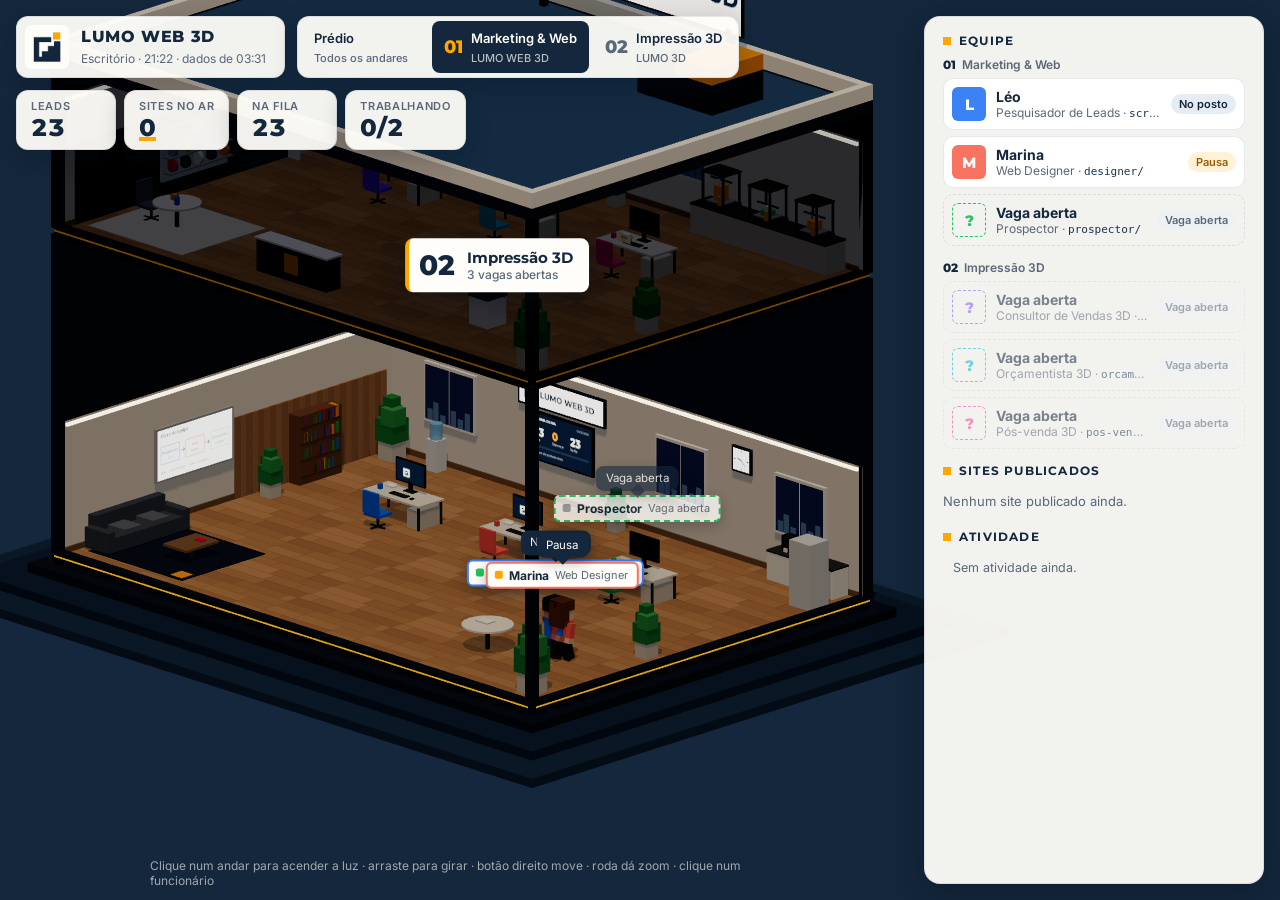
<file: escritorio/index.html>
<!doctype html>
<html lang="pt-BR">
<head>
  <meta charset="utf-8">
  <meta name="robots" content="noindex">
  <meta name="viewport" content="width=device-width, initial-scale=1">
  <title>Escritório LUMO WEB 3D</title>
  <link rel="icon" type="image/png" href="marca/logo.png">
  <link rel="preconnect" href="https://fonts.googleapis.com">
  <link rel="preconnect" href="https://fonts.gstatic.com" crossorigin>
  <link rel="stylesheet" href="https://fonts.googleapis.com/css2?family=Inter:wght@400;500;600;700&family=Montserrat:wght@600;700;800&display=swap">
  <link rel="stylesheet" href="estilo.css">
  <script type="importmap">
    {
      "imports": {
        "three": "./vendor/three/build/three.module.js",
        "three/addons/": "./vendor/three/examples/jsm/"
      }
    }
  </script>
</head>
<body>
  <main id="palco"></main>

  <header class="topo">
    <div class="marca">
      <img class="logo" src="marca/logo.png" alt="LUMO WEB 3D" width="44" height="44">
      <div><b>LUMO WEB 3D</b><small>Escritório · <span id="relogio">--:--</span><span id="atualizado"></span></small></div>
    </div>
    <nav id="andares" class="andares" aria-label="Andares do prédio"></nav>
    <dl class="metricas">
      <div><dt>Leads</dt><dd id="m-leads">–</dd></div>
      <div><dt>Sites no ar</dt><dd id="m-sites" class="destaque">–</dd></div>
      <div><dt>Na fila</dt><dd id="m-fila">–</dd></div>
      <div><dt>Trabalhando</dt><dd id="m-ativos">–</dd></div>
    </dl>
  </header>

  <aside class="painel">
    <div id="expediente" class="expediente" hidden>
      <div><b>Expediente</b><small id="expediente-texto"></small></div>
      <button id="seletor-empresa" class="seletor" role="switch" aria-checked="true" aria-label="Expediente da empresa toda"></button>
    </div>
    <section>
      <h2>Equipe</h2>
      <ul id="equipe" class="equipe"></ul>
    </section>
    <section>
      <h2>Sites publicados</h2>
      <ul id="sites" class="sites"></ul>
    </section>
    <section class="cresce">
      <h2>Atividade</h2>
      <ul id="atividade" class="atividade"></ul>
    </section>
  </aside>

  <div id="detalhe" class="detalhe" hidden>
    <button class="fechar" aria-label="Fechar">×</button>
    <div class="conteudo"></div>
    <div class="area-terminal"></div>
  </div>

  <p class="dica">Clique num andar para acender a luz · arraste para girar · botão direito move · roda dá zoom · clique num funcionário</p>
  <p class="aviso-offline">Sem conexão com o servidor do escritório…</p>

  <script type="module" src="cena.js"></script>
</body>
</html>
</file>
<file: escritorio/estilo.css>
/* Identidade LUMO WEB 3D: azul-marinho (base), laranja (destaques e ações), branco quente (fundos). */
:root {
  --marinho: #14273c;
  --marinho-2: #1d3550;
  --laranja: #ffa602;
  --branco: #fefdf9;
  --fundo: var(--marinho);
  --cartao: rgba(254, 253, 249, 0.95);
  --borda: rgba(20, 39, 60, 0.1);
  --texto: var(--marinho);
  --suave: #5b6878;
  --ok: #15803d;
  --pausa: #9a5b00;
  --erro: #c62828;
  --raio: 12px;
  --painel: 340px;
  --titulo: Montserrat, Inter, system-ui, sans-serif;
  font-family: Inter, system-ui, -apple-system, 'Segoe UI', sans-serif;
  color: var(--texto);
}

* { box-sizing: border-box; }
html, body { margin: 0; height: 100%; background: var(--fundo); overflow: hidden; }
button { font: inherit; color: inherit; }
code { font-family: ui-monospace, Consolas, monospace; font-size: 0.92em; color: var(--marinho-2); }

#palco { position: fixed; inset: 0; }
#palco canvas { display: block; }
.camada-rotulos { position: absolute; inset: 0; }

/* ---------- Topo ---------- */
.topo {
  position: fixed; top: 16px; left: 16px; right: calc(var(--painel) + 32px);
  display: flex; gap: 12px; align-items: stretch; justify-content: space-between; flex-wrap: wrap;
  pointer-events: none;
}
.topo > * { pointer-events: auto; }
.marca {
  display: flex; gap: 12px; align-items: center; padding: 8px 18px 8px 8px;
  background: var(--cartao); border: 1px solid var(--borda); border-radius: var(--raio);
  box-shadow: 0 8px 24px rgba(5, 14, 26, 0.25);
}
/* A logo original já traz a própria área de respiro, sempre sobre fundo claro */
.logo { display: block; width: 44px; height: 44px; border-radius: 6px; }
.marca b { display: block; font: 800 16px/1.2 var(--titulo); letter-spacing: 0.04em; }
.marca small { color: var(--suave); font-size: 12px; }
.metricas { display: flex; gap: 8px; margin: 0; }
.metricas div {
  min-width: 100px; padding: 8px 14px; background: var(--cartao); border: 1px solid var(--borda);
  border-radius: var(--raio); box-shadow: 0 8px 24px rgba(5, 14, 26, 0.25);
}
.metricas dt { font-size: 11px; font-weight: 600; color: var(--suave); text-transform: uppercase; letter-spacing: 0.06em; }
.metricas dd { margin: 2px 0 0; font: 800 24px/1.1 var(--titulo); font-variant-numeric: tabular-nums; }
.metricas .destaque { color: var(--marinho); box-shadow: inset 0 -4px 0 var(--laranja); display: inline-block; }

/* ---------- Painel lateral ---------- */
.painel {
  position: fixed; top: 16px; right: 16px; bottom: 16px; width: var(--painel);
  display: flex; flex-direction: column; gap: 16px; padding: 18px;
  background: var(--cartao); border: 1px solid var(--borda); border-radius: 16px;
  box-shadow: 0 12px 40px rgba(5, 14, 26, 0.35); overflow: hidden;
}
.painel section { display: flex; flex-direction: column; min-height: 0; }
.painel .cresce { flex: 1; }
.painel h2 {
  margin: 0 0 10px; font: 700 12px/1 var(--titulo); color: var(--marinho);
  text-transform: uppercase; letter-spacing: 0.1em; display: flex; align-items: center; gap: 8px;
}
/* Quadradinho laranja da logo como marcador de seção */
.painel h2::before { content: ''; width: 8px; height: 8px; background: var(--laranja); }
.painel ul { list-style: none; margin: 0; padding: 0; }

.equipe { display: grid; grid-template-columns: minmax(0, 1fr); gap: 6px; }
.membro {
  width: 100%; display: flex; align-items: center; gap: 10px; padding: 8px; text-align: left;
  background: #fff; border: 1px solid var(--borda); border-radius: 10px; cursor: pointer;
  transition: border-color 0.2s, box-shadow 0.2s;
}
.membro:hover, .membro:focus-visible { border-color: var(--cor); box-shadow: 0 4px 14px rgba(20, 39, 60, 0.12); outline: none; }
.avatar {
  flex: none; width: 34px; height: 34px; border-radius: 6px; display: grid; place-items: center;
  background: var(--cor); color: #fff; font: 800 15px var(--titulo);
}
.membro .info { flex: 1; min-width: 0; }
.membro b { display: block; font-size: 14px; }
.membro small { color: var(--suave); font-size: 12px; white-space: nowrap; overflow: hidden; text-overflow: ellipsis; display: block; }
.selo { font-size: 11px; font-weight: 600; padding: 3px 8px; border-radius: 999px; background: #eef1f4; color: var(--suave); white-space: nowrap; }
.membro[data-estado='trabalhando'] .selo { background: #dcfce7; color: var(--ok); }
.membro[data-estado='erro'] .selo { background: #fde2e2; color: var(--erro); }
.membro[data-estado='plantao'] .selo { background: #e6ecf3; color: var(--marinho); }
.membro[data-estado='ocioso'] .selo { background: #fff2d6; color: var(--pausa); }
.membro[data-estado='vaga'] { border-style: dashed; background: transparent; }
.membro[data-estado='vaga'] .avatar { background: transparent; border: 1.5px dashed var(--cor); color: var(--cor); }

.sites { display: grid; gap: 4px; max-height: 190px; overflow: auto; }
.sites a {
  display: block; padding: 8px 10px; border-radius: 8px; text-decoration: none; color: inherit;
  background: #fff; border: 1px solid var(--borda); transition: border-color 0.2s;
}
.sites a:hover, .sites a:focus-visible { border-color: var(--laranja); outline: none; }
.sites b { display: block; font-size: 13px; white-space: nowrap; overflow: hidden; text-overflow: ellipsis; }
.sites small { color: var(--suave); font-size: 11px; }

.atividade { overflow: auto; display: grid; gap: 2px; align-content: start; }
.atividade li { display: flex; gap: 10px; font-size: 12.5px; line-height: 1.4; padding: 6px 0 6px 10px; border-left: 3px solid var(--cor); }
.atividade time { color: var(--suave); font-variant-numeric: tabular-nums; flex: none; }
.vazio { color: var(--suave); font-size: 13px; padding: 6px 0; border: 0 !important; }

/* ---------- Etiquetas sobre os bonequinhos ---------- */
.etiqueta {
  display: flex; flex-direction: column; align-items: center; gap: 4px;
  background: none; border: 0; padding: 0; cursor: pointer; pointer-events: auto;
}
.cracha {
  display: flex; align-items: center; gap: 6px; padding: 4px 9px 4px 7px; border-radius: 6px;
  background: var(--branco); color: var(--marinho); border: 2px solid var(--cor); font-size: 12px; white-space: nowrap;
  box-shadow: 0 4px 14px rgba(5, 14, 26, 0.3);
}
.cracha small { color: var(--suave); font-size: 11px; }
.ponto { width: 8px; height: 8px; border-radius: 2px; background: #9aa5b1; }
.balao {
  max-width: 240px; padding: 5px 10px; border-radius: 8px; font-size: 11.5px; line-height: 1.3;
  background: var(--marinho); color: var(--branco); box-shadow: 0 4px 14px rgba(5, 14, 26, 0.3); position: relative;
}
.balao:empty { display: none; }
.balao::after {
  content: ''; position: absolute; left: 50%; bottom: -5px; width: 10px; height: 10px;
  background: inherit; transform: translateX(-50%) rotate(45deg);
}
.etiqueta[data-estado='trabalhando'] .ponto { background: #22c55e; box-shadow: 0 0 0 0 #22c55e; animation: pulso 1.6s infinite; }
.etiqueta[data-estado='plantao'] .ponto { background: #22c55e; }
.etiqueta[data-estado='ocioso'] .ponto { background: var(--laranja); }
.etiqueta[data-estado='erro'] .ponto { background: var(--erro); }
.etiqueta[data-estado='erro'] .balao { background: var(--erro); }
.etiqueta[data-estado='offline'], .etiqueta[data-estado='vaga'] { opacity: 0.8; }
.etiqueta[data-estado='offline'] .balao, .etiqueta[data-estado='vaga'] .balao { background: rgba(20, 39, 60, 0.75); }
.etiqueta[data-estado='vaga'] .cracha { border-style: dashed; }
@keyframes pulso { 70% { box-shadow: 0 0 0 7px transparent; } 100% { box-shadow: 0 0 0 0 transparent; } }

/* ---------- Detalhe do funcionário ---------- */
.detalhe {
  position: fixed; left: 16px; bottom: 16px; width: min(380px, calc(100vw - 32px)); max-height: 60vh; overflow: auto;
  padding: 18px; background: var(--cartao); border: 1px solid var(--borda); border-top: 4px solid var(--cor);
  border-radius: 14px; box-shadow: 0 20px 50px rgba(5, 14, 26, 0.45);
  animation: entra 0.25s ease-out;
}
@keyframes entra { from { opacity: 0; transform: translateY(10px); } }
@media (prefers-reduced-motion: reduce) { .detalhe { animation: none; } .etiqueta .ponto { animation: none !important; } }
/* Ação: botão laranja com texto azul-marinho */
.detalhe .fechar {
  position: absolute; top: 12px; right: 12px; width: 32px; height: 32px; border-radius: 6px;
  background: var(--laranja); color: var(--marinho); border: 0; font-size: 20px; font-weight: 700; cursor: pointer;
}
.detalhe .fechar:focus-visible { outline: 2px solid var(--marinho); outline-offset: 2px; }
.detalhe header { display: flex; gap: 12px; align-items: center; }
.detalhe header .avatar { width: 44px; height: 44px; font-size: 20px; }
.detalhe h2 { margin: 0; font: 800 18px var(--titulo); }
.detalhe header p { margin: 2px 0 0; color: var(--suave); font-size: 13px; }
.descricao { font-size: 13px; color: #34475c; line-height: 1.5; }
.detalhe dl { display: grid; grid-template-columns: auto 1fr; gap: 6px 14px; margin: 12px 0; font-size: 13px; }
.detalhe dt { color: var(--suave); }
.detalhe dd { margin: 0; }
.detalhe h3 { font: 700 11px var(--titulo); color: var(--marinho); text-transform: uppercase; letter-spacing: 0.1em; margin: 16px 0 6px; }
.historico { list-style: none; padding: 0; margin: 0; display: grid; gap: 4px; font-size: 12.5px; }
.historico time { color: var(--suave); margin-right: 6px; font-variant-numeric: tabular-nums; }
.historico li[data-estado='erro'] { color: var(--erro); }

.dica {
  position: fixed; left: 50%; bottom: 12px; transform: translateX(calc(-50% - var(--painel) / 2));
  margin: 0; font-size: 12px; color: rgba(254, 253, 249, 0.6); pointer-events: none;
}
.aviso-offline {
  display: none; position: fixed; top: 96px; left: 50%; transform: translateX(-50%); margin: 0;
  padding: 8px 14px; border-radius: 8px; background: var(--erro); color: #fff; font-size: 13px;
}
.desconectado .aviso-offline { display: block; }

/* ---------- Telas menores ---------- */
@media (max-width: 900px) {
  :root { --painel: 0px; }
  .topo { right: 16px; }
  .metricas div { min-width: 0; padding: 6px 10px; }
  .metricas dd { font-size: 18px; }
  .painel { top: auto; left: 16px; width: auto; height: 34vh; }
  .detalhe { bottom: calc(34vh + 28px); }
  .dica { display: none; }
}

/* ---------- Seletores do expediente ---------- */
.expediente {
  flex: none; display: flex; align-items: center; justify-content: space-between; gap: 12px; padding: 12px 14px;
  background: var(--marinho); color: var(--branco); border-radius: 10px;
}
.expediente[hidden] { display: none; }
.expediente b { display: block; font: 800 15px var(--titulo); }
.expediente small { display: block; margin-top: 2px; font-size: 12px; color: rgba(254, 253, 249, 0.72); }
.expediente.encerrado small { color: var(--laranja); }
/* O quadrado laranja da logo é o botão do seletor */
.seletor {
  flex: none; position: relative; width: 44px; height: 24px; padding: 0; cursor: pointer;
  background: #aab4bf; border: 0; border-radius: 6px; transition: background 0.2s;
}
.seletor::after {
  content: ''; position: absolute; top: 4px; left: 4px; width: 16px; height: 16px; border-radius: 3px;
  background: var(--branco); transition: transform 0.2s;
}
.seletor[aria-checked='true'] { background: var(--marinho); }
.seletor[aria-checked='true']::after { transform: translateX(20px); background: var(--laranja); }
.seletor:focus-visible { outline: 2px solid var(--laranja); outline-offset: 2px; }
.expediente .seletor { background: rgba(254, 253, 249, 0.28); }
.expediente .seletor[aria-checked='true'] { background: rgba(254, 253, 249, 0.2); box-shadow: inset 0 0 0 1px rgba(254, 253, 249, 0.35); }
.linha-membro { position: relative; }
.linha-membro .seletor { position: absolute; z-index: 1; top: 50%; right: 8px; transform: translateY(-50%); width: 36px; height: 20px; }
.linha-membro .seletor::after { top: 3px; left: 3px; width: 14px; height: 14px; }
.linha-membro .seletor[aria-checked='true']::after { transform: translateX(16px); }
.linha-membro .seletor + .membro { padding-right: 52px; }
@media (prefers-reduced-motion: reduce) { .seletor, .seletor::after { transition: none; } }

/* ---------- Andares do prédio ---------- */
.andares {
  display: flex; gap: 4px; padding: 4px; margin-right: auto;
  background: var(--cartao); border: 1px solid var(--borda); border-radius: var(--raio);
  box-shadow: 0 8px 24px rgba(5, 14, 26, 0.25);
}
.andares button {
  display: grid; grid-template-columns: auto auto; column-gap: 8px; align-items: center; justify-items: start;
  padding: 6px 12px; border: 0; border-radius: 8px; background: transparent; cursor: pointer;
  font-size: 13px; font-weight: 600; color: var(--marinho); text-align: left;
  transition: background 0.2s;
}
.andares button b { grid-row: span 2; font: 800 18px var(--titulo); color: var(--suave); }
.andares button small { grid-column: 2; font-size: 11px; font-weight: 500; color: var(--suave); }
.andares button:first-child small { grid-column: 1; }
.andares button:hover { background: #f1efe8; }
.andares button:focus-visible { outline: 2px solid var(--laranja); outline-offset: 1px; }
.andares button.ativo { background: var(--marinho); color: var(--branco); }
.andares button.ativo b { color: var(--laranja); }
.andares button.ativo small { color: rgba(254, 253, 249, 0.7); }

.grupo-andar { display: grid; gap: 6px; }
.grupo-andar + .grupo-andar { margin-top: 8px; }
.grupo-andar > button {
  justify-self: start; display: flex; gap: 6px; align-items: baseline; padding: 0; border: 0; background: none;
  font-size: 12px; font-weight: 600; color: var(--suave); cursor: pointer;
}
.grupo-andar > button b { font: 800 12px var(--titulo); color: var(--marinho); }
.grupo-andar > button:hover { color: var(--marinho); }
.grupo-andar > ul { display: grid; gap: 6px; }
.grupo-andar.fora > ul { opacity: 0.55; }

.placa-andar {
  display: flex; align-items: center; gap: 12px; padding: 10px 16px 10px 10px; cursor: pointer; text-align: left;
  background: var(--branco); color: var(--marinho); border: 0; border-left: 4px solid var(--laranja); border-radius: 8px;
  box-shadow: 0 8px 24px rgba(5, 14, 26, 0.4); pointer-events: auto; transition: transform 0.2s;
}
.placa-andar:hover { transform: translateY(-2px); }
.placa-andar > b { font: 800 28px var(--titulo); }
.placa-andar span { display: grid; font: 700 15px var(--titulo); }
.placa-andar small { font: 500 12px Inter, sans-serif; color: var(--suave); }
.grupo-andar, .grupo-andar > ul { grid-template-columns: minmax(0, 1fr); }

/* ---------- Terminal do funcionário ---------- */
.detalhe.com-terminal { width: min(580px, calc(100vw - 32px)); max-height: calc(100vh - 120px); }
.terminal {
  background: var(--marinho); color: var(--branco); border-radius: 10px; overflow: hidden;
  font: 12.5px/1.5 ui-monospace, 'Cascadia Code', Consolas, monospace;
  border: 1px solid rgba(20, 39, 60, 0.4); box-shadow: inset 0 0 0 1px rgba(255, 255, 255, 0.04);
}
.terminal .saida { height: 230px; overflow: auto; padding: 10px 12px 4px; white-space: pre-wrap; word-break: break-word; }
.terminal .l-sistema { color: rgba(254, 253, 249, 0.6); }
.terminal .l-comando { color: var(--laranja); }
.terminal .l-erro { color: #ff9b9b; }
.terminal .l-saida:has(+ .l-saida) { margin-bottom: 0; }
.linha-comando {
  display: flex; align-items: center; gap: 8px; padding: 8px 12px 10px;
  border-top: 1px solid rgba(254, 253, 249, 0.08);
}
.linha-comando label { color: var(--laranja); white-space: nowrap; font-weight: 600; }
.linha-comando input {
  flex: 1; min-width: 0; background: transparent; border: 0; outline: none; color: var(--branco);
  font: inherit; caret-color: var(--laranja);
}
.linha-comando input::placeholder { color: rgba(254, 253, 249, 0.35); }
.terminal.rodando .linha-comando label::after { content: ' ⏵'; animation: piscar 1s steps(2) infinite; }
@keyframes piscar { 50% { opacity: 0; } }
@media (prefers-reduced-motion: reduce) { .terminal.rodando .linha-comando label::after { animation: none; } }

/* ---------- Filtros do Léo ---------- */
.detalhe.com-terminal { width: min(680px, calc(100vw - 32px)); }
.detalhe.com-terminal .conteudo h3, .detalhe.com-terminal .historico { display: none; }
.detalhe.com-terminal .conteudo dl { grid-template-columns: auto 1fr auto 1fr; margin-bottom: 4px; }
[hidden] { display: none !important; }
.abas-leo { display: flex; gap: 4px; margin: 12px 0 10px; border-bottom: 2px solid var(--borda); }
.abas-leo button {
  padding: 8px 14px; border: 0; background: none; cursor: pointer; font: 700 13px var(--titulo); color: var(--suave);
  border-bottom: 3px solid transparent; margin-bottom: -2px;
}
.abas-leo button[aria-selected='true'] { color: var(--marinho); border-bottom-color: var(--laranja); }
.abas-leo button:focus-visible { outline: 2px solid var(--laranja); outline-offset: -2px; }

.filtros { font-size: 13px; }
.atalhos { display: flex; flex-wrap: wrap; align-items: center; gap: 6px; margin-bottom: 10px; }
.atalhos span { color: var(--suave); font-size: 12px; }
.atalhos button {
  padding: 4px 10px; border-radius: 999px; border: 1px solid var(--borda); background: #fff; cursor: pointer; font-size: 12px;
  transition: border-color 0.2s;
}
.atalhos button:hover, .atalhos button:focus-visible { border-color: var(--laranja); outline: none; }

.grupo-filtro { border: 1px solid var(--borda); border-radius: 10px; background: #fff; margin-bottom: 8px; }
.grupo-filtro summary { padding: 9px 12px; cursor: pointer; font: 700 13px var(--titulo); }
.grupo-filtro summary:focus-visible { outline: 2px solid var(--laranja); outline-offset: -2px; border-radius: 10px; }
.campos { display: grid; grid-template-columns: repeat(2, minmax(0, 1fr)); gap: 10px 12px; padding: 2px 12px 12px; }
.campo { display: flex; flex-direction: column; gap: 4px; font-weight: 600; font-size: 12.5px; min-width: 0; }
.campo.largo { grid-column: 1 / -1; }
.campo small { font-weight: 400; color: var(--suave); font-size: 11.5px; }
.campo input[type='text'], .campo input[type='number'], .campo select {
  font: 400 13px Inter, sans-serif; color: var(--marinho); background: var(--branco); width: 100%; min-height: 34px;
  padding: 6px 9px; border: 1px solid rgba(20, 39, 60, 0.25); border-radius: 7px;
}
.campo input:focus-visible, .campo select:focus-visible { outline: 2px solid var(--laranja); outline-offset: 0; border-color: var(--laranja); }
.campo input::placeholder { color: #8b96a3; }
.campo.caixa { flex-direction: row; align-items: center; gap: 8px; font-weight: 500; cursor: pointer; }
.campo.caixa input { width: 16px; height: 16px; accent-color: var(--marinho); }
.marcas { flex-direction: row; flex-wrap: wrap; gap: 6px; border: 0; padding: 0; margin: 0; }
.marcas legend { padding: 0; margin-bottom: 6px; }
.marcas label { cursor: pointer; }
.marcas input { position: absolute; opacity: 0; width: 1px; height: 1px; }
.marcas span {
  display: block; padding: 5px 10px; border-radius: 6px; border: 1px solid rgba(20, 39, 60, 0.22); font-weight: 500; font-size: 12px;
  transition: background 0.15s, color 0.15s;
}
.marcas input:checked + span { background: var(--marinho); border-color: var(--marinho); color: var(--branco); }
.marcas input:focus-visible + span { outline: 2px solid var(--laranja); outline-offset: 1px; }
.marcas small { width: 100%; }
.aviso-filtro { margin: 0; font-weight: 400; font-size: 11.5px; line-height: 1.45; color: #34475c; background: #fff7e6; border-left: 3px solid var(--laranja); padding: 7px 10px; border-radius: 4px; }
.linha-login { flex-direction: row; flex-wrap: wrap; align-items: center; gap: 10px; }
.linha-login [data-login-estado] { color: var(--suave); }
.linha-login [data-login-estado].conectado { color: var(--ok); }
.linha-login small { width: 100%; }

.erro-filtro { margin: 8px 0; padding: 8px 10px; border-radius: 6px; background: #fde2e2; color: var(--erro); font-size: 13px; }
.acoes-filtro {
  position: sticky; bottom: -18px; display: flex; flex-wrap: wrap; gap: 8px; padding: 10px 0 2px;
  background: linear-gradient(transparent, var(--branco) 25%);
}
.botao-principal {
  padding: 10px 18px; min-height: 44px; border: 0; border-radius: 8px; cursor: pointer;
  background: var(--laranja); color: var(--marinho); font: 800 14px var(--titulo); transition: filter 0.15s;
}
.botao-principal:hover { filter: brightness(1.06); }
.botao-principal:disabled { opacity: 0.6; cursor: progress; }
.botao-secundario {
  padding: 8px 14px; min-height: 40px; border-radius: 8px; cursor: pointer; background: #fff;
  border: 1px solid rgba(20, 39, 60, 0.25); color: var(--marinho); font-weight: 600; font-size: 13px;
}
.botao-secundario:hover { border-color: var(--marinho); }
.botao-secundario:disabled { opacity: 0.5; cursor: not-allowed; }
.botao-principal:focus-visible, .botao-secundario:focus-visible { outline: 2px solid var(--marinho); outline-offset: 2px; }
@media (max-width: 560px) {
  .campos { grid-template-columns: minmax(0, 1fr); }
  .detalhe.com-terminal .conteudo dl { grid-template-columns: auto 1fr; }
}

.detalhe.com-terminal { background: var(--branco); }

/* ---------- Problema do agente ---------- */
.problema {
  margin: 12px 0; padding: 12px 14px; border-radius: 10px;
  background: #fdecec; border: 1px solid #f3b9b9; border-left: 4px solid var(--erro); color: #4a1616;
}
.problema h4 { margin: 0 0 8px; font: 800 15px var(--titulo); color: var(--erro); }
.detalhe .problema dl, .detalhe.com-terminal .problema dl { grid-template-columns: auto 1fr; gap: 5px 12px; margin: 0; font-size: 13px; line-height: 1.45; }
.detalhe .problema dt { color: #7a3a3a; font-weight: 600; }
.problema details { margin-top: 10px; font-size: 12px; }
.problema summary { cursor: pointer; font-weight: 600; }
.problema pre {
  margin: 6px 0 0; padding: 8px 10px; max-height: 170px; overflow: auto; border-radius: 6px;
  background: var(--marinho); color: var(--branco); font: 11.5px/1.45 ui-monospace, Consolas, monospace;
  white-space: pre-wrap; word-break: break-word;
}
.leads-com-erro { margin: 8px 0; font-size: 12.5px; }
.leads-com-erro summary { cursor: pointer; font-weight: 600; color: var(--erro); }
.leads-com-erro ul { list-style: none; margin: 6px 0 0; padding: 0; display: grid; gap: 4px; }
</file>
